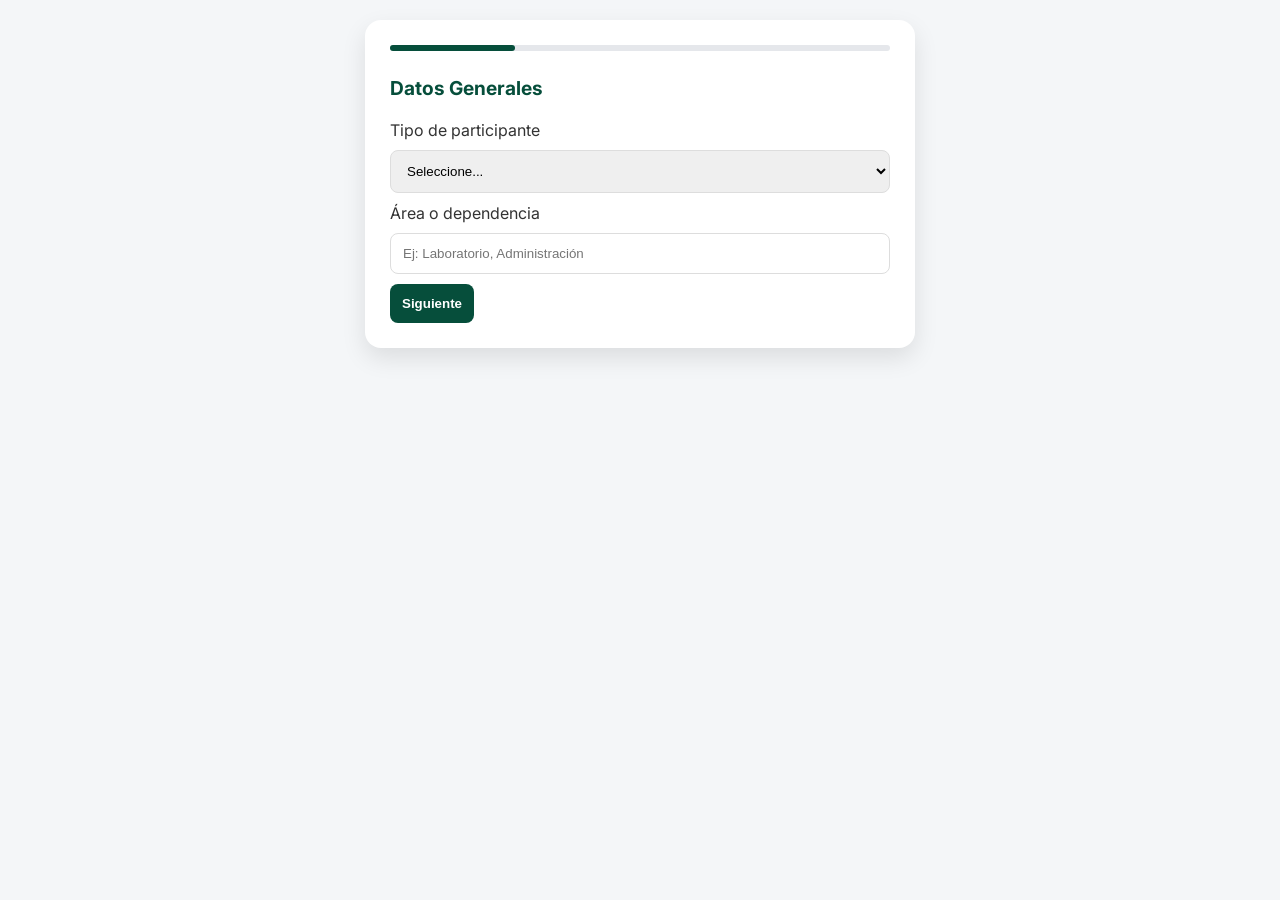
<file: PaginaWeb_Admi/h.html>
<!DOCTYPE html>
<html lang="es">
<head>
    <meta charset="UTF-8">
    <meta name="viewport" content="width=device-width, initial-scale=1.0">
    <title>Encuesta de Seguridad - BICU</title>
    <style>
        @import url('https://fonts.googleapis.com/css2?family=Inter:wght@400;600;700&display=swap');

        body { font-family: 'Inter', sans-serif; background: #f4f6f8; margin: 0; padding: 20px; color: #333; }
        .encuesta { max-width: 500px; margin: auto; background: white; padding: 25px; border-radius: 16px; box-shadow: 0 10px 25px rgba(0,0,0,0.1); }
        
        .progress-bar { height: 6px; background: #e5e7eb; border-radius: 3px; margin-bottom: 25px; }
        .progress-fill { height: 100%; background: #064e3b; width: 25%; transition: width 0.3s; border-radius: 3px; }

        .paso { display: none; }
        .paso.activo { display: block; animation: fadeIn 0.3s; }
        @keyframes fadeIn { from { opacity: 0; } to { opacity: 1; } }

        h2 { color: #064e3b; font-size: 1.2rem; margin-bottom: 20px; }
        .pregunta { margin-bottom: 20px; padding-bottom: 15px; border-bottom: 1px solid #f0f0f0; }
        .pregunta p { font-weight: 600; margin-bottom: 10px; font-size: 0.95rem; }
        
        .opciones label { display: block; padding: 10px; margin: 6px 0; border: 1px solid #e5e7eb; border-radius: 8px; cursor: pointer; transition: 0.2s; font-size: 0.9rem; }
        .opciones label:hover { background: #f9fafb; border-color: #064e3b; }

        .datos select, .datos input, textarea { width: 100%; padding: 12px; margin: 10px 0; border: 1px solid #ddd; border-radius: 8px; box-sizing: border-box; }
        
        .botones { display: flex; gap: 10px; margin-top: 20px; }
        button { flex: 1; padding: 12px; border: none; border-radius: 8px; cursor: pointer; font-weight: 600; }
        .btn-sig { background: #064e3b; color: white; }
        .btn-ant { background: #e5e7eb; color: #374151; }
    </style>
</head>
<body>

<div class="encuesta">
    <div class="progress-bar"><div id="progreso" class="progress-fill"></div></div>

    <form id="formEncuesta">
        <!-- PASO 1: Datos -->
        <div class="paso activo" id="paso1">
            <h2>Datos Generales</h2>
            <div class="datos">
                <label>Tipo de participante</label>
                <select required>
                    <option value="">Seleccione...</option>
                    <option>Personal de TI</option>
                    <option>Docente</option>
                    <option>Encargado de laboratorio</option>
                    <option>Personal administrativo</option>
                    <option>Estudiante</option>
                </select>
                <label>Área o dependencia</label>
                <input type="text" placeholder="Ej: Laboratorio, Administración">
            </div>
            <button type="button" class="btn-sig" onclick="siguiente(1)">Siguiente</button>
        </div>

        <!-- PASO 2: Preguntas 1-4 -->
        <div class="paso" id="paso2">
            <h2>Seguridad (Parte 1)</h2>
            <!-- P1 -->
            <div class="pregunta">
                <p>1. ¿Se restringe la instalación de software no autorizado?</p>
                <div class="opciones">
                    <label><input type="radio" name="p1"> Sí</label>
                    <label><input type="radio" name="p1"> No</label>
                    <label><input type="radio" name="p1"> Parcialmente</label>
                    <label><input type="radio" name="p1"> No sabe</label>
                </div>
            </div>
            <!-- P2 -->
            <div class="pregunta">
                <p>2. ¿Los usuarios tienen permisos adecuados según su rol?</p>
                <div class="opciones">
                    <label><input type="radio" name="p2"> Sí</label>
                    <label><input type="radio" name="p2"> No</label>
                    <label><input type="radio" name="p2"> Parcialmente</label>
                    <label><input type="radio" name="p2"> No sabe</label>
                </div>
            </div>
            <!-- P3 -->
            <div class="pregunta">
                <p>3. ¿Ha observado instalación de programas no autorizados?</p>
                <div class="opciones">
                    <label><input type="radio" name="p3"> Frecuentemente</label>
                    <label><input type="radio" name="p3"> Algunas veces</label>
                    <label><input type="radio" name="p3"> Nunca</label>
                    <label><input type="radio" name="p3"> No sabe</label>
                </div>
            </div>
            <!-- P4 -->
            <div class="pregunta">
                <p>4. ¿Existe control sobre el uso de memorias USB u otros dispositivos?</p>
                <div class="opciones">
                    <label><input type="radio" name="p4"> Sí</label>
                    <label><input type="radio" name="p4"> No</label>
                    <label><input type="radio" name="p4"> Parcialmente</label>
                    <label><input type="radio" name="p4"> No sabe</label>
                </div>
            </div>
            <div class="botones">
                <button type="button" class="btn-ant" onclick="anterior(2)">Atrás</button>
                <button type="button" class="btn-sig" onclick="siguiente(2)">Siguiente</button>
            </div>
        </div>

        <!-- PASO 3: Preguntas 5-8 -->
        <div class="paso" id="paso3">
            <h2>Seguridad (Parte 2)</h2>
            <!-- P5 -->
            <div class="pregunta">
                <p>5. ¿Los equipos cuentan con antivirus actualizado?</p>
                <div class="opciones">
                    <label><input type="radio" name="p5"> Sí</label>
                    <label><input type="radio" name="p5"> No</label>
                    <label><input type="radio" name="p5"> Parcialmente</label>
                    <label><input type="radio" name="p5"> No sabe</label>
                </div>
            </div>
            <!-- P6 -->
            <div class="pregunta">
                <p>6. ¿Se realiza mantenimiento preventivo periódico?</p>
                <div class="opciones">
                    <label><input type="radio" name="p6"> Sí</label>
                    <label><input type="radio" name="p6"> No</label>
                    <label><input type="radio" name="p6"> A veces</label>
                    <label><input type="radio" name="p6"> No sabe</label>
                </div>
            </div>
            <!-- P7 -->
            <div class="pregunta">
                <p>7. ¿Se reportan los incidentes de seguridad o fallas?</p>
                <div class="opciones">
                    <label><input type="radio" name="p7"> Sí</label>
                    <label><input type="radio" name="p7"> No</label>
                    <label><input type="radio" name="p7"> A veces</label>
                    <label><input type="radio" name="p7"> No sabe</label>
                </div>
            </div>
            <!-- P8 -->
            <div class="pregunta">
                <p>8. ¿Considera necesario fortalecer las políticas de seguridad?</p>
                <div class="opciones">
                    <label><input type="radio" name="p8"> Totalmente necesario</label>
                    <label><input type="radio" name="p8"> Necesario</label>
                    <label><input type="radio" name="p8"> Poco necesario</label>
                    <label><input type="radio" name="p8"> No necesario</label>
                </div>
            </div>
            <div class="botones">
                <button type="button" class="btn-ant" onclick="anterior(3)">Atrás</button>
                <button type="button" class="btn-sig" onclick="siguiente(3)">Siguiente</button>
            </div>
        </div>

        <!-- PASO 4: Observaciones -->
        <div class="paso" id="paso4">
            <h2>Comentarios Finales</h2>
            <label>Observaciones adicionales</label>
            <textarea placeholder="Escriba aquí sus comentarios..."></textarea>
            <div class="botones">
                <button type="button" class="btn-ant" onclick="anterior(4)">Atrás</button>
                <button type="submit" class="btn-sig" style="background:#059669;">Enviar encuesta</button>
            </div>
        </div>
    </form>
</div>

<script>
    function siguiente(pasoActual) {
        document.getElementById('paso' + pasoActual).classList.remove('activo');
        document.getElementById('paso' + (pasoActual + 1)).classList.add('activo');
        document.getElementById('progreso').style.width = ((pasoActual) * 25) + '%';
    }
    function anterior(pasoActual) {
        document.getElementById('paso' + pasoActual).classList.remove('activo');
        document.getElementById('paso' + (pasoActual - 1)).classList.add('activo');
        document.getElementById('progreso').style.width = ((pasoActual - 2) * 25) + '%';
    }
</script>
</body>
</html>
</file>
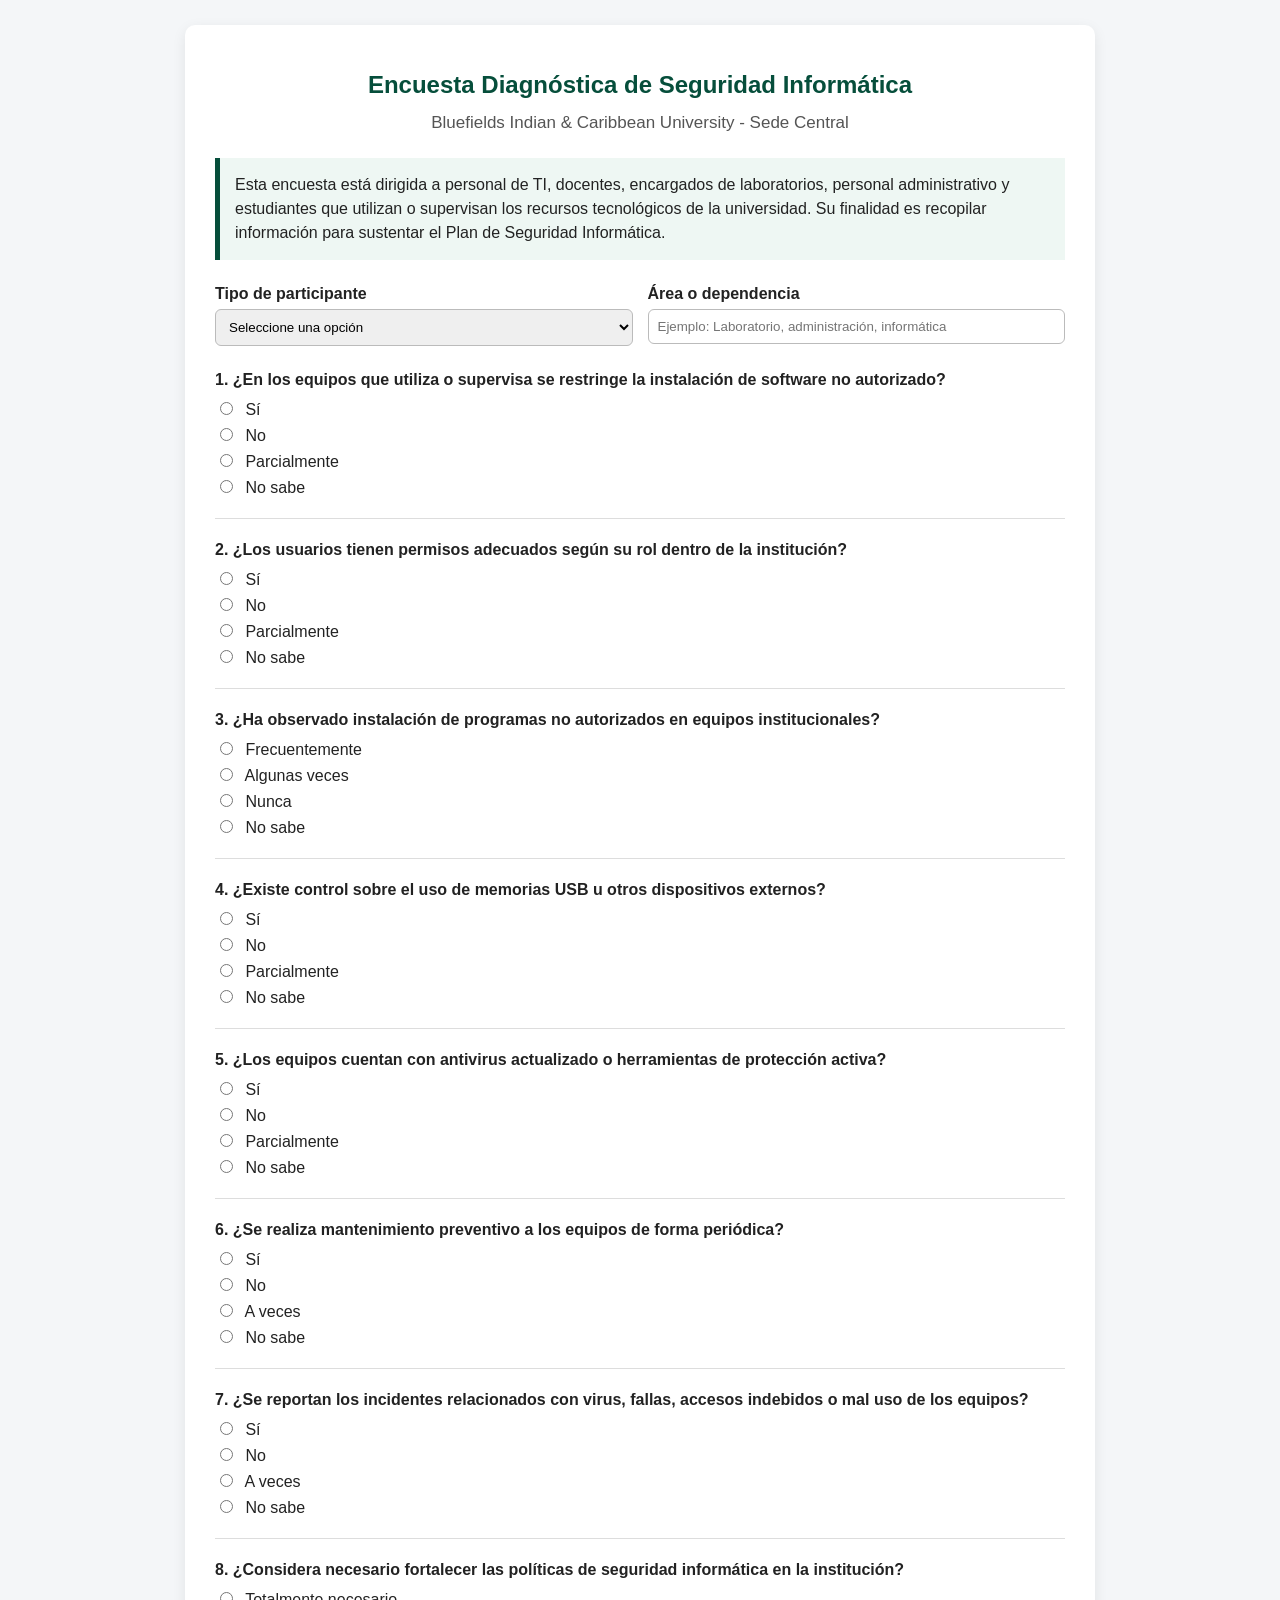
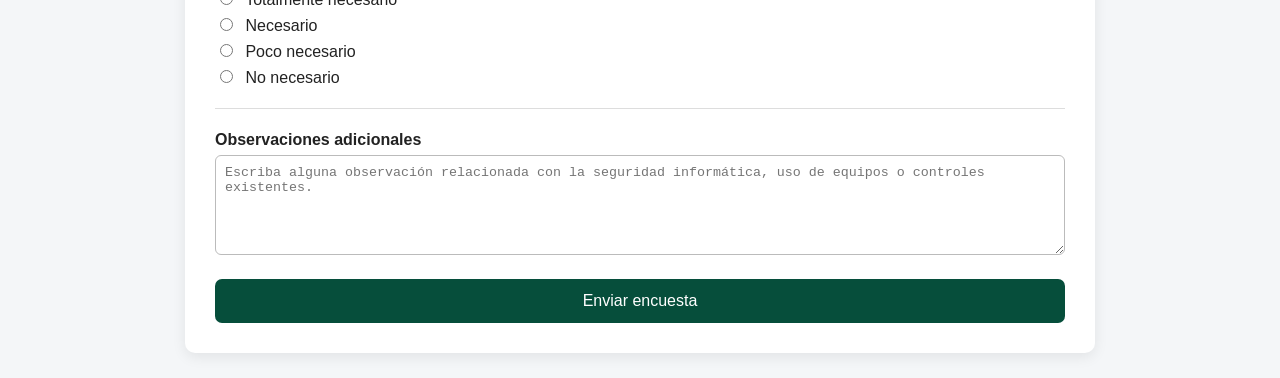
<file: PaginaWeb_Admi/prue.html>
<!DOCTYPE html>
<html lang="es">
<head>
    <meta charset="UTF-8">
    <title>Encuesta de Seguridad Informática - BICU</title>
    <style>
        body {
            font-family: Arial, sans-serif;
            background: #f4f6f8;
            margin: 0;
            padding: 25px;
            color: #222;
        }

        .encuesta {
            max-width: 850px;
            margin: auto;
            background: #fff;
            padding: 30px;
            border-radius: 10px;
            box-shadow: 0 4px 14px rgba(0,0,0,0.08);
        }

        h1 {
            text-align: center;
            color: #064e3b;
            font-size: 24px;
            margin-bottom: 5px;
        }

        h2 {
            text-align: center;
            font-size: 17px;
            font-weight: normal;
            color: #555;
            margin-bottom: 25px;
        }

        .descripcion {
            background: #eef7f3;
            border-left: 5px solid #064e3b;
            padding: 15px;
            margin-bottom: 25px;
            line-height: 1.5;
        }

        .datos {
            display: grid;
            grid-template-columns: 1fr 1fr;
            gap: 15px;
            margin-bottom: 25px;
        }

        label {
            font-weight: bold;
            display: block;
            margin-bottom: 6px;
        }

        input, select, textarea {
            width: 100%;
            padding: 9px;
            border: 1px solid #bbb;
            border-radius: 6px;
            box-sizing: border-box;
        }

        .pregunta {
            margin-bottom: 22px;
            padding-bottom: 15px;
            border-bottom: 1px solid #ddd;
        }

        .pregunta p {
            font-weight: bold;
            margin-bottom: 10px;
        }

        .opciones label {
            font-weight: normal;
            display: block;
            margin: 6px 0;
        }

        .opciones input {
            width: auto;
            margin-right: 8px;
        }

        textarea {
            height: 100px;
            resize: vertical;
        }

        button {
            width: 100%;
            background: #064e3b;
            color: white;
            border: none;
            padding: 13px;
            font-size: 16px;
            border-radius: 7px;
            cursor: pointer;
            margin-top: 20px;
        }

        button:hover {
            background: #047857;
        }
    </style>
</head>
<body>

<div class="encuesta">

    <h1>Encuesta Diagnóstica de Seguridad Informática</h1>
    <h2>Bluefields Indian & Caribbean University - Sede Central</h2>

    <div class="descripcion">
        Esta encuesta está dirigida a personal de TI, docentes, encargados de laboratorios,
        personal administrativo y estudiantes que utilizan o supervisan los recursos tecnológicos
        de la universidad. Su finalidad es recopilar información para sustentar el Plan de Seguridad Informática.
    </div>

    <form>

        <div class="datos">
            <div>
                <label>Tipo de participante</label>
                <select required>
                    <option value="">Seleccione una opción</option>
                    <option>Personal de TI</option>
                    <option>Docente</option>
                    <option>Encargado de laboratorio</option>
                    <option>Personal administrativo</option>
                    <option>Estudiante</option>
                </select>
            </div>

            <div>
                <label>Área o dependencia</label>
                <input type="text" placeholder="Ejemplo: Laboratorio, administración, informática">
            </div>
        </div>

        <div class="pregunta">
            <p>1. ¿En los equipos que utiliza o supervisa se restringe la instalación de software no autorizado?</p>
            <div class="opciones">
                <label><input type="radio" name="p1"> Sí</label>
                <label><input type="radio" name="p1"> No</label>
                <label><input type="radio" name="p1"> Parcialmente</label>
                <label><input type="radio" name="p1"> No sabe</label>
            </div>
        </div>

        <div class="pregunta">
            <p>2. ¿Los usuarios tienen permisos adecuados según su rol dentro de la institución?</p>
            <div class="opciones">
                <label><input type="radio" name="p2"> Sí</label>
                <label><input type="radio" name="p2"> No</label>
                <label><input type="radio" name="p2"> Parcialmente</label>
                <label><input type="radio" name="p2"> No sabe</label>
            </div>
        </div>

        <div class="pregunta">
            <p>3. ¿Ha observado instalación de programas no autorizados en equipos institucionales?</p>
            <div class="opciones">
                <label><input type="radio" name="p3"> Frecuentemente</label>
                <label><input type="radio" name="p3"> Algunas veces</label>
                <label><input type="radio" name="p3"> Nunca</label>
                <label><input type="radio" name="p3"> No sabe</label>
            </div>
        </div>

        <div class="pregunta">
            <p>4. ¿Existe control sobre el uso de memorias USB u otros dispositivos externos?</p>
            <div class="opciones">
                <label><input type="radio" name="p4"> Sí</label>
                <label><input type="radio" name="p4"> No</label>
                <label><input type="radio" name="p4"> Parcialmente</label>
                <label><input type="radio" name="p4"> No sabe</label>
            </div>
        </div>

        <div class="pregunta">
            <p>5. ¿Los equipos cuentan con antivirus actualizado o herramientas de protección activa?</p>
            <div class="opciones">
                <label><input type="radio" name="p5"> Sí</label>
                <label><input type="radio" name="p5"> No</label>
                <label><input type="radio" name="p5"> Parcialmente</label>
                <label><input type="radio" name="p5"> No sabe</label>
            </div>
        </div>

        <div class="pregunta">
            <p>6. ¿Se realiza mantenimiento preventivo a los equipos de forma periódica?</p>
            <div class="opciones">
                <label><input type="radio" name="p6"> Sí</label>
                <label><input type="radio" name="p6"> No</label>
                <label><input type="radio" name="p6"> A veces</label>
                <label><input type="radio" name="p6"> No sabe</label>
            </div>
        </div>

        <div class="pregunta">
            <p>7. ¿Se reportan los incidentes relacionados con virus, fallas, accesos indebidos o mal uso de los equipos?</p>
            <div class="opciones">
                <label><input type="radio" name="p7"> Sí</label>
                <label><input type="radio" name="p7"> No</label>
                <label><input type="radio" name="p7"> A veces</label>
                <label><input type="radio" name="p7"> No sabe</label>
            </div>
        </div>

        <div class="pregunta">
            <p>8. ¿Considera necesario fortalecer las políticas de seguridad informática en la institución?</p>
            <div class="opciones">
                <label><input type="radio" name="p8"> Totalmente necesario</label>
                <label><input type="radio" name="p8"> Necesario</label>
                <label><input type="radio" name="p8"> Poco necesario</label>
                <label><input type="radio" name="p8"> No necesario</label>
            </div>
        </div>

        <label>Observaciones adicionales</label>
        <textarea placeholder="Escriba alguna observación relacionada con la seguridad informática, uso de equipos o controles existentes."></textarea>

        <button type="submit">Enviar encuesta</button>

    </form>

</div>

</body>
</html>
</file>
